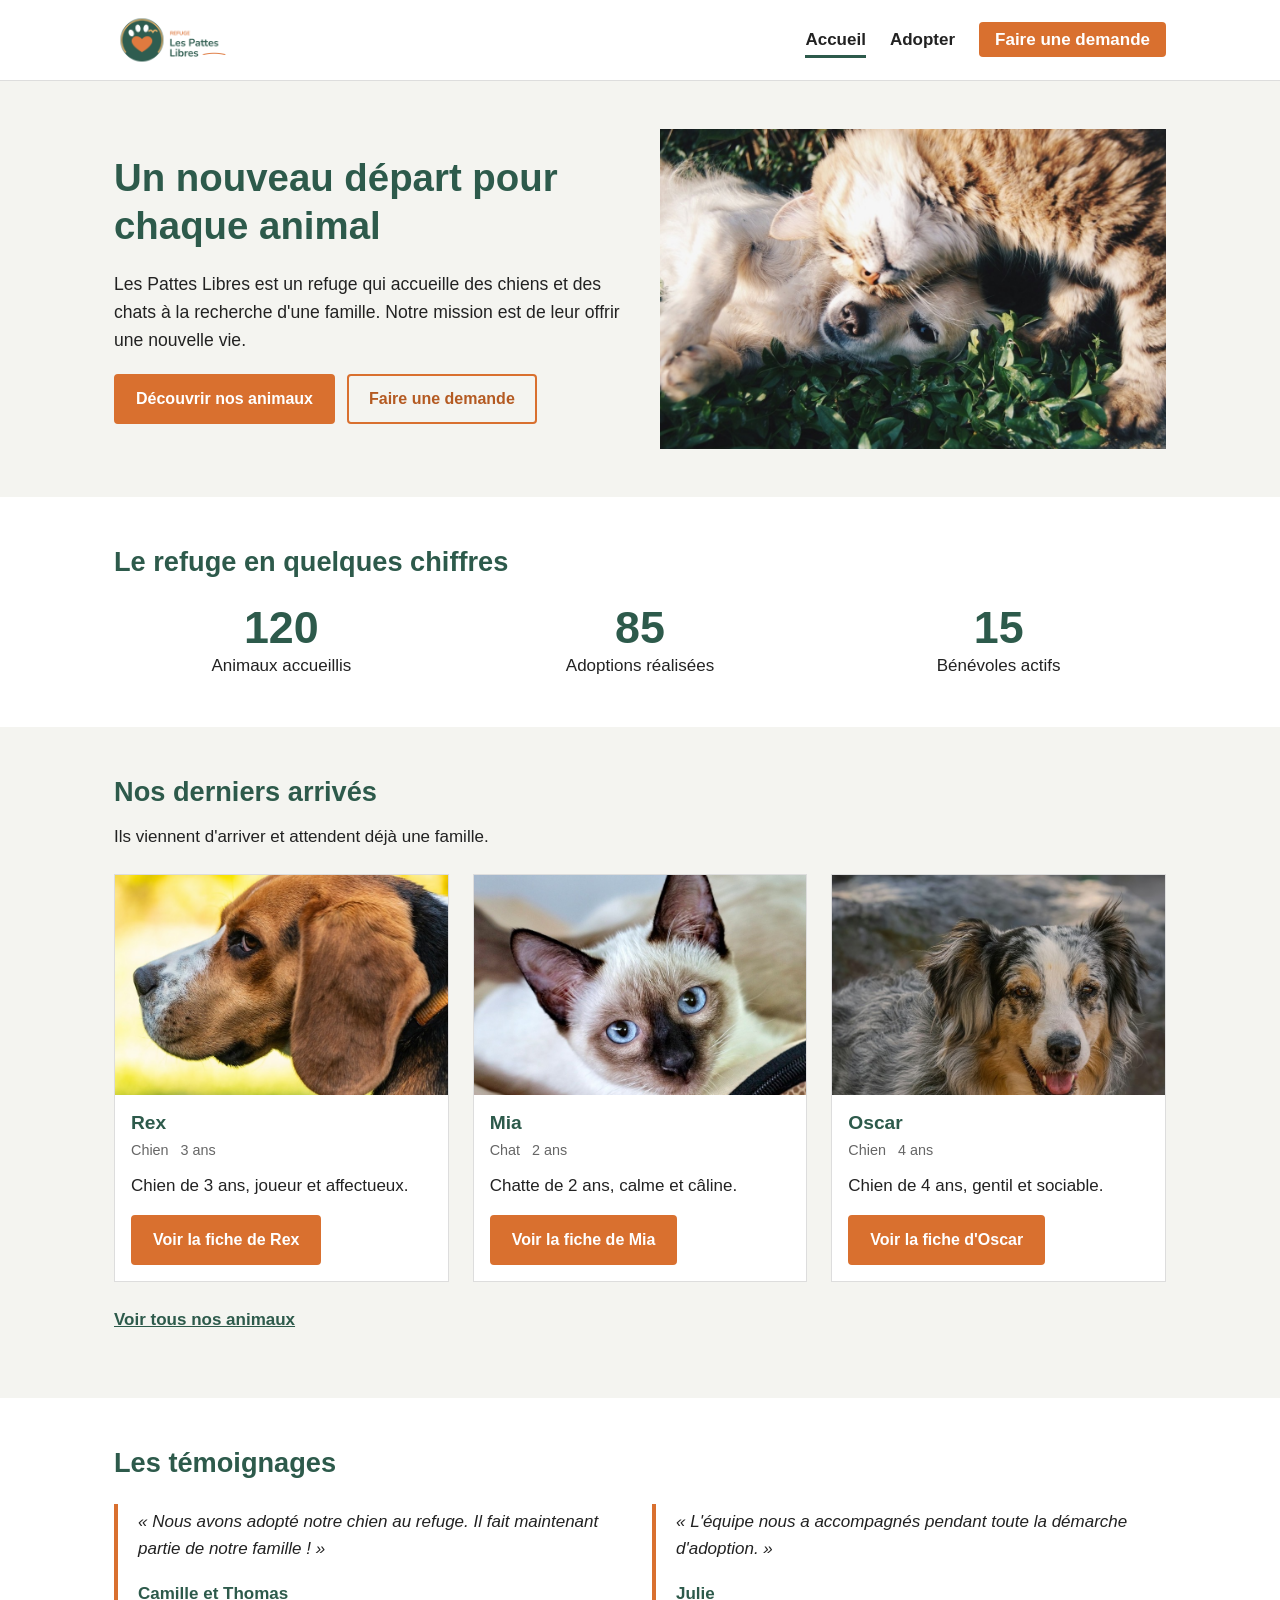
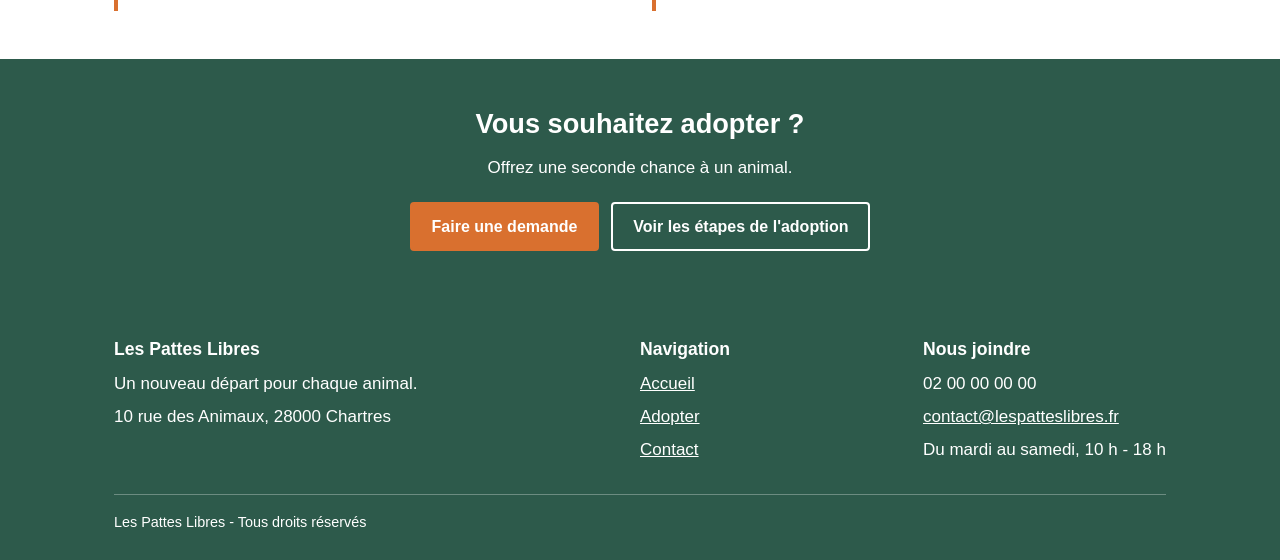
<file: index.html>
<!DOCTYPE html>
<html lang="fr">
<head>
    <meta charset="UTF-8">
    <meta name="viewport" content="width=device-width, initial-scale=1.0">
    <title>Accueil - Les Pattes Libres</title>
    <link rel="stylesheet" href="style.css">
</head>
<body>

    <a class="lien-evitement" href="#contenu">Aller au contenu</a>

    <header class="entete-site">
        <div class="barre">
            <a class="logo" href="index.html"><img src="ressources/logo.png" alt="Les Pattes Libres, refuge - retour à l'accueil"></a>
            <nav aria-label="Navigation principale">
                <ul class="menu">
                    <li><a href="index.html" aria-current="page">Accueil</a></li>
                    <li><a href="adopter.html">Adopter</a></li>
                    <li><a href="contact.html" class="menu-action">Faire une demande</a></li>
                </ul>
            </nav>
        </div>
    </header>

    <main id="contenu">

        <section class="bandeau" aria-labelledby="titre-accueil">
            <div class="conteneur bandeau-contenu">
                <div>
                    <h1 id="titre-accueil">Un nouveau départ pour chaque animal</h1>
                    <p class="accroche">
                        Les Pattes Libres est un refuge qui accueille des chiens
                        et des chats à la recherche d'une famille.
                        Notre mission est de leur offrir une nouvelle vie.
                    </p>
                    <div class="groupe-boutons">
                        <a class="bouton" href="adopter.html">Découvrir nos animaux</a>
                        <a class="bouton bouton-secondaire" href="contact.html">Faire une demande</a>
                    </div>
                </div>
                <div class="bandeau-image">
                    <img src="ressources/hero.jpg" alt="Un chat et un chiot jouent ensemble dans l'herbe">
                </div>
            </div>
        </section>

        <section class="bloc" aria-labelledby="titre-chiffres">
            <div class="conteneur">
                <div class="bloc-titre">
                    <h2 id="titre-chiffres">Le refuge en quelques chiffres</h2>
                </div>
                <ul class="chiffres">
                    <li><strong>120</strong> Animaux accueillis</li>
                    <li><strong>85</strong> Adoptions réalisées</li>
                    <li><strong>15</strong> Bénévoles actifs</li>
                </ul>
            </div>
        </section>

        <section class="bloc bloc-alt" aria-labelledby="titre-arrives">
            <div class="conteneur">
                <div class="bloc-titre">
                    <h2 id="titre-arrives">Nos derniers arrivés</h2>
                    <p>Ils viennent d'arriver et attendent déjà une famille.</p>
                </div>

                <ul class="grille-animaux">
                    <li>
                        <article class="fiche">
                            <img src="ressources/biscuit.jpg" alt="Photo de Rex, un beagle de profil">
                            <div class="fiche-corps">
                                <h3>Rex</h3>
                                <div class="etiquettes">
                                    <span class="etiquette etiquette-espece">Chien</span>
                                    <span class="etiquette">3 ans</span>
                                </div>
                                <p>Chien de 3 ans, joueur et affectueux.</p>
                                <a class="bouton" href="adopter.html">Voir la fiche de Rex</a>
                            </div>
                        </article>
                    </li>
                    <li>
                        <article class="fiche">
                            <img src="ressources/moka.jpg" alt="Photo de Mia, une chatte siamoise aux yeux bleus">
                            <div class="fiche-corps">
                                <h3>Mia</h3>
                                <div class="etiquettes">
                                    <span class="etiquette etiquette-espece">Chat</span>
                                    <span class="etiquette">2 ans</span>
                                </div>
                                <p>Chatte de 2 ans, calme et câline.</p>
                                <a class="bouton" href="adopter.html">Voir la fiche de Mia</a>
                            </div>
                        </article>
                    </li>
                    <li>
                        <article class="fiche">
                            <img src="ressources/nala.jpg" alt="Photo de Oscar, un berger australien">
                            <div class="fiche-corps">
                                <h3>Oscar</h3>
                                <div class="etiquettes">
                                    <span class="etiquette etiquette-espece">Chien</span>
                                    <span class="etiquette">4 ans</span>
                                </div>
                                <p>Chien de 4 ans, gentil et sociable.</p>
                                <a class="bouton" href="adopter.html">Voir la fiche d'Oscar</a>
                            </div>
                        </article>
                    </li>
                </ul>

                <p class="lien-suite"><a href="adopter.html">Voir tous nos animaux</a></p>
            </div>
        </section>

        <section class="bloc" aria-labelledby="titre-temoignages">
            <div class="conteneur">
                <div class="bloc-titre">
                    <h2 id="titre-temoignages">Les témoignages</h2>
                </div>
                <div class="temoignages">
                    <blockquote>
                        <p>« Nous avons adopté notre chien au refuge. Il fait maintenant partie de notre famille ! »</p>
                        <footer>Camille et Thomas</footer>
                    </blockquote>
                    <blockquote>
                        <p>« L'équipe nous a accompagnés pendant toute la démarche d'adoption. »</p>
                        <footer>Julie</footer>
                    </blockquote>
                </div>
            </div>
        </section>

        <section class="appel" aria-labelledby="titre-appel">
            <div class="conteneur">
                <h2 id="titre-appel">Vous souhaitez adopter ?</h2>
                <p>Offrez une seconde chance à un animal.</p>
                <div class="groupe-boutons">
                    <a class="bouton" href="contact.html">Faire une demande</a>
                    <a class="bouton bouton-secondaire" href="adopter.html">Voir les étapes de l'adoption</a>
                </div>
            </div>
        </section>

    </main>

    <footer class="pied-site">
        <div class="conteneur">
            <div class="pied-grille">
                <div>
                    <h2>Les Pattes Libres</h2>
                    <p>Un nouveau départ pour chaque animal.</p>
                    <p>10 rue des Animaux, 28000 Chartres</p>
                </div>
                <div>
                    <h2>Navigation</h2>
                    <ul>
                        <li><a href="index.html">Accueil</a></li>
                        <li><a href="adopter.html">Adopter</a></li>
                        <li><a href="contact.html">Contact</a></li>
                    </ul>
                </div>
                <div>
                    <h2>Nous joindre</h2>
                    <p>02 00 00 00 00</p>
                    <p><a href="mailto:contact@lespatteslibres.fr">contact@lespatteslibres.fr</a></p>
                    <p>Du mardi au samedi, 10 h - 18 h</p>
                </div>
            </div>
            <p class="mentions">Les Pattes Libres - Tous droits réservés</p>
        </div>
    </footer>

</body>
</html>
</file>
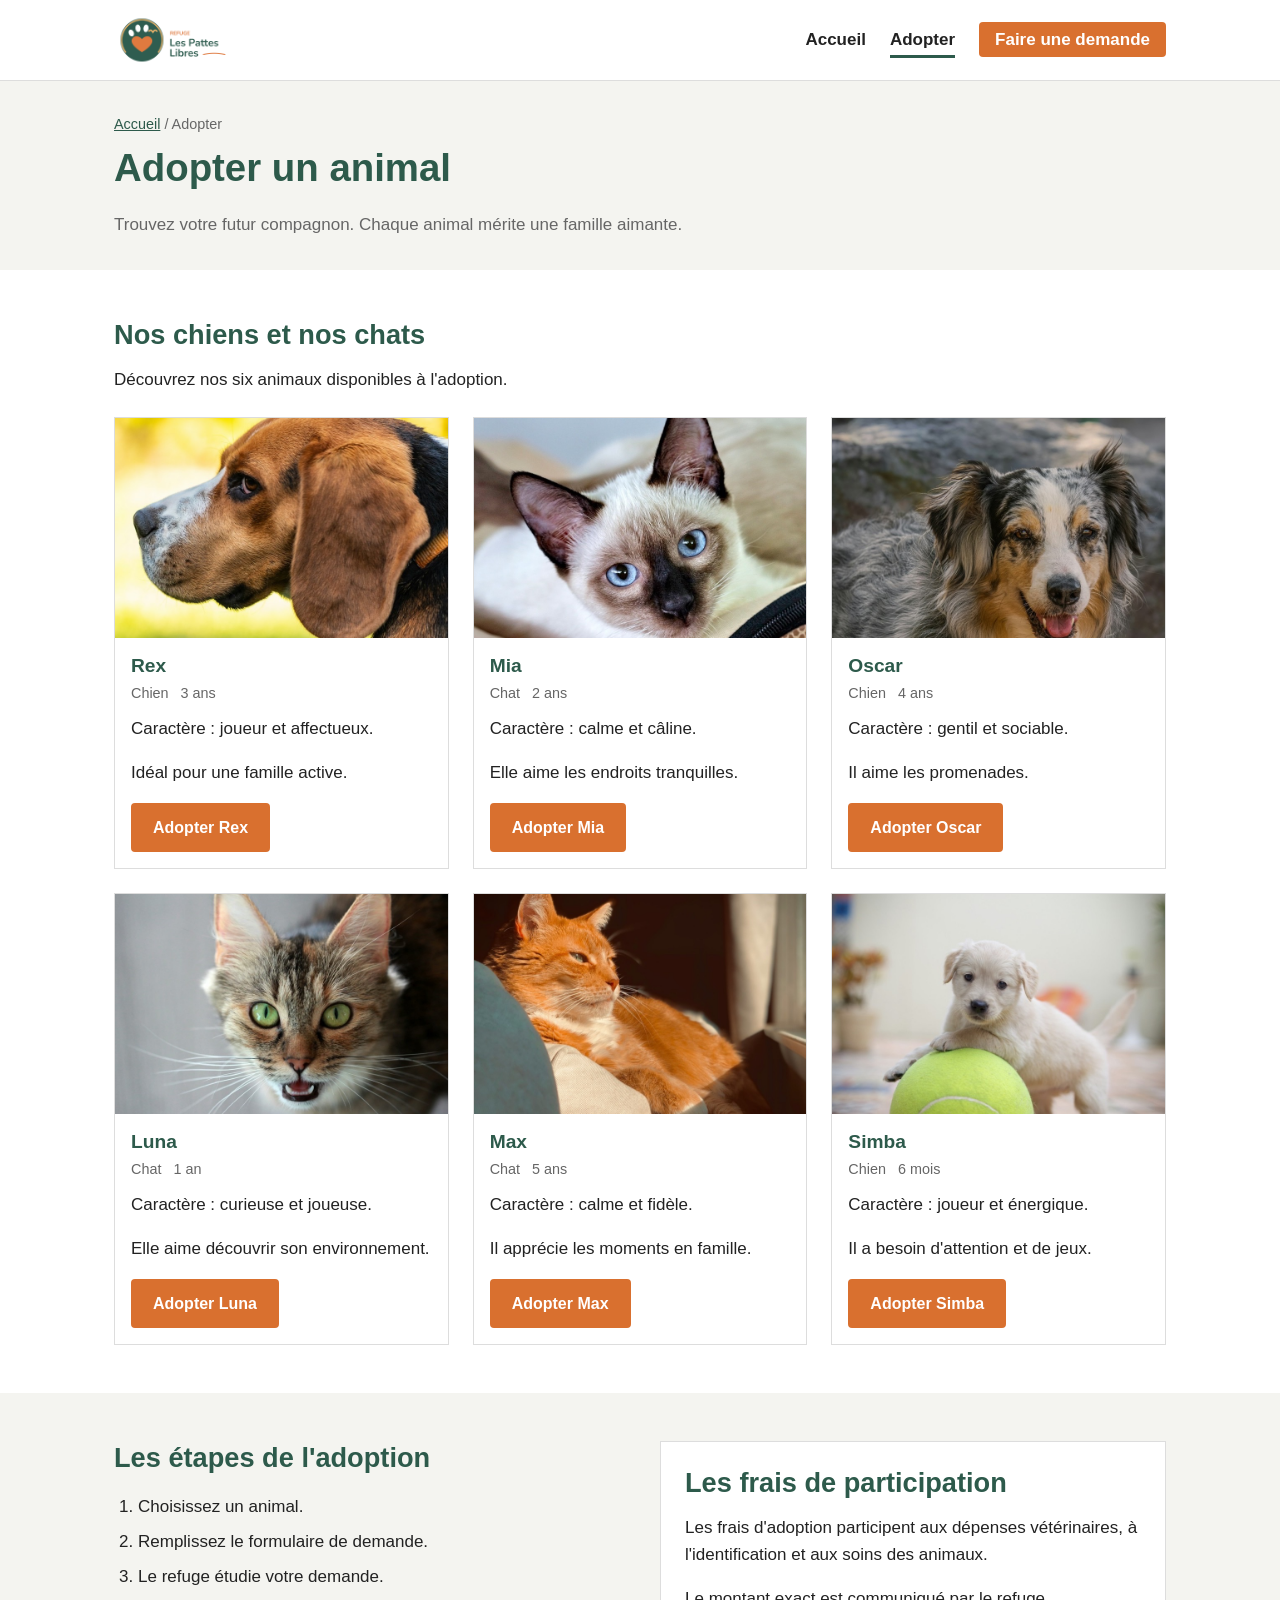
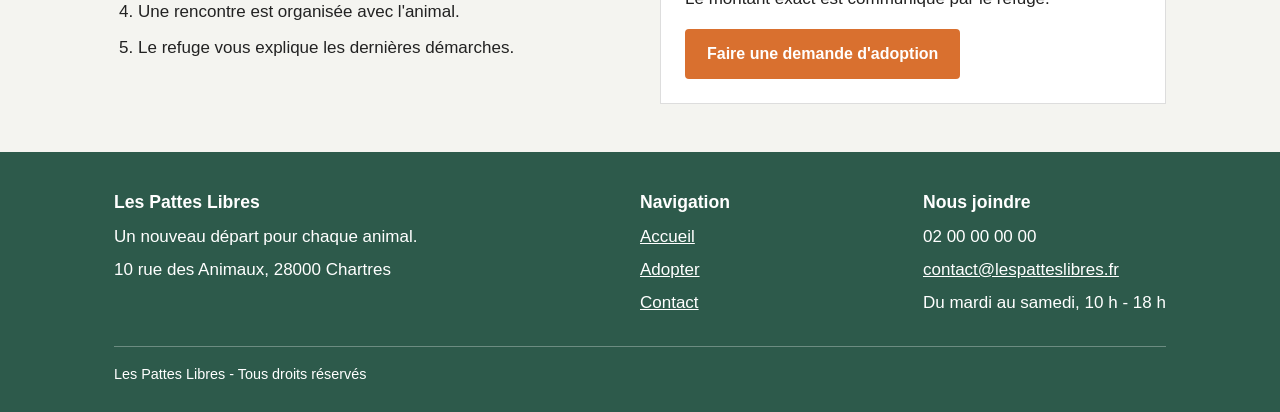
<file: adopter.html>
<!DOCTYPE html>
<html lang="fr">
<head>
    <meta charset="UTF-8">
    <meta name="viewport" content="width=device-width, initial-scale=1.0">
    <title>Adopter - Les Pattes Libres</title>
    <link rel="stylesheet" href="style.css">
</head>
<body>

    <a class="lien-evitement" href="#contenu">Aller au contenu</a>

    <header class="entete-site">
        <div class="barre">
            <a class="logo" href="index.html"><img src="ressources/logo.png" alt="Les Pattes Libres, refuge - retour à l'accueil"></a>
            <nav aria-label="Navigation principale">
                <ul class="menu">
                    <li><a href="index.html">Accueil</a></li>
                    <li><a href="adopter.html" aria-current="page">Adopter</a></li>
                    <li><a href="contact.html" class="menu-action">Faire une demande</a></li>
                </ul>
            </nav>
        </div>
    </header>

    <main id="contenu">

        <section class="bandeau bandeau-simple" aria-labelledby="titre-adopter">
            <div class="conteneur">
                <p class="fil-ariane"><a href="index.html">Accueil</a> / Adopter</p>
                <h1 id="titre-adopter">Adopter un animal</h1>
                <p>Trouvez votre futur compagnon. Chaque animal mérite une famille aimante.</p>
            </div>
        </section>

        <section class="bloc" aria-labelledby="titre-animaux">
            <div class="conteneur">
                <div class="bloc-titre">
                    <h2 id="titre-animaux">Nos chiens et nos chats</h2>
                    <p>Découvrez nos six animaux disponibles à l'adoption.</p>
                </div>

                <ul class="grille-animaux">
                    <li>
                        <article class="fiche">
                            <img src="ressources/biscuit.jpg" alt="Photo de Rex, un beagle de profil">
                            <div class="fiche-corps">
                                <h3>Rex</h3>
                                <div class="etiquettes">
                                    <span class="etiquette etiquette-espece">Chien</span>
                                    <span class="etiquette">3 ans</span>
                                </div>
                                <p>Caractère : joueur et affectueux.</p>
                                <p>Idéal pour une famille active.</p>
                                <a class="bouton" href="contact.html">Adopter Rex</a>
                            </div>
                        </article>
                    </li>
                    <li>
                        <article class="fiche">
                            <img src="ressources/moka.jpg" alt="Photo de Mia, une chatte siamoise aux yeux bleus">
                            <div class="fiche-corps">
                                <h3>Mia</h3>
                                <div class="etiquettes">
                                    <span class="etiquette etiquette-espece">Chat</span>
                                    <span class="etiquette">2 ans</span>
                                </div>
                                <p>Caractère : calme et câline.</p>
                                <p>Elle aime les endroits tranquilles.</p>
                                <a class="bouton" href="contact.html">Adopter Mia</a>
                            </div>
                        </article>
                    </li>
                    <li>
                        <article class="fiche">
                            <img src="ressources/nala.jpg" alt="Photo de Oscar, un berger australien">
                            <div class="fiche-corps">
                                <h3>Oscar</h3>
                                <div class="etiquettes">
                                    <span class="etiquette etiquette-espece">Chien</span>
                                    <span class="etiquette">4 ans</span>
                                </div>
                                <p>Caractère : gentil et sociable.</p>
                                <p>Il aime les promenades.</p>
                                <a class="bouton" href="contact.html">Adopter Oscar</a>
                            </div>
                        </article>
                    </li>
                    <li>
                        <article class="fiche">
                            <img src="ressources/pistache.jpg" alt="Photo de Luna, une chatte tigrée aux yeux verts">
                            <div class="fiche-corps">
                                <h3>Luna</h3>
                                <div class="etiquettes">
                                    <span class="etiquette etiquette-espece">Chat</span>
                                    <span class="etiquette">1 an</span>
                                </div>
                                <p>Caractère : curieuse et joueuse.</p>
                                <p>Elle aime découvrir son environnement.</p>
                                <a class="bouton" href="contact.html">Adopter Luna</a>
                            </div>
                        </article>
                    </li>
                    <li>
                        <article class="fiche">
                            <img src="ressources/gribouille.jpg" alt="Photo de Max, un chat roux allongé au soleil">
                            <div class="fiche-corps">
                                <h3>Max</h3>
                                <div class="etiquettes">
                                    <span class="etiquette etiquette-espece">Chat</span>
                                    <span class="etiquette">5 ans</span>
                                </div>
                                <p>Caractère : calme et fidèle.</p>
                                <p>Il apprécie les moments en famille.</p>
                                <a class="bouton" href="contact.html">Adopter Max</a>
                            </div>
                        </article>
                    </li>
                    <li>
                        <article class="fiche">
                            <img src="ressources/milo.jpg" alt="Photo de Simba, un chiot golden retriever avec une balle de tennis">
                            <div class="fiche-corps">
                                <h3>Simba</h3>
                                <div class="etiquettes">
                                    <span class="etiquette etiquette-espece">Chien</span>
                                    <span class="etiquette">6 mois</span>
                                </div>
                                <p>Caractère : joueur et énergique.</p>
                                <p>Il a besoin d'attention et de jeux.</p>
                                <a class="bouton" href="contact.html">Adopter Simba</a>
                            </div>
                        </article>
                    </li>
                </ul>
            </div>
        </section>

        <section class="bloc bloc-alt" aria-labelledby="titre-demarche">
            <div class="conteneur deux-colonnes">
                <div>
                    <h2 id="titre-demarche">Les étapes de l'adoption</h2>
                    <ol class="etapes">
                        <li>Choisissez un animal.</li>
                        <li>Remplissez le formulaire de demande.</li>
                        <li>Le refuge étudie votre demande.</li>
                        <li>Une rencontre est organisée avec l'animal.</li>
                        <li>Le refuge vous explique les dernières démarches.</li>
                    </ol>
                </div>
                <div class="encart">
                    <h2>Les frais de participation</h2>
                    <p>
                        Les frais d'adoption participent aux dépenses
                        vétérinaires, à l'identification et aux soins des animaux.
                    </p>
                    <p>Le montant exact est communiqué par le refuge.</p>
                    <a class="bouton" href="contact.html">Faire une demande d'adoption</a>
                </div>
            </div>
        </section>

    </main>

    <footer class="pied-site">
        <div class="conteneur">
            <div class="pied-grille">
                <div>
                    <h2>Les Pattes Libres</h2>
                    <p>Un nouveau départ pour chaque animal.</p>
                    <p>10 rue des Animaux, 28000 Chartres</p>
                </div>
                <div>
                    <h2>Navigation</h2>
                    <ul>
                        <li><a href="index.html">Accueil</a></li>
                        <li><a href="adopter.html">Adopter</a></li>
                        <li><a href="contact.html">Contact</a></li>
                    </ul>
                </div>
                <div>
                    <h2>Nous joindre</h2>
                    <p>02 00 00 00 00</p>
                    <p><a href="mailto:contact@lespatteslibres.fr">contact@lespatteslibres.fr</a></p>
                    <p>Du mardi au samedi, 10 h - 18 h</p>
                </div>
            </div>
            <p class="mentions">Les Pattes Libres - Tous droits réservés</p>
        </div>
    </footer>

</body>
</html>
</file>
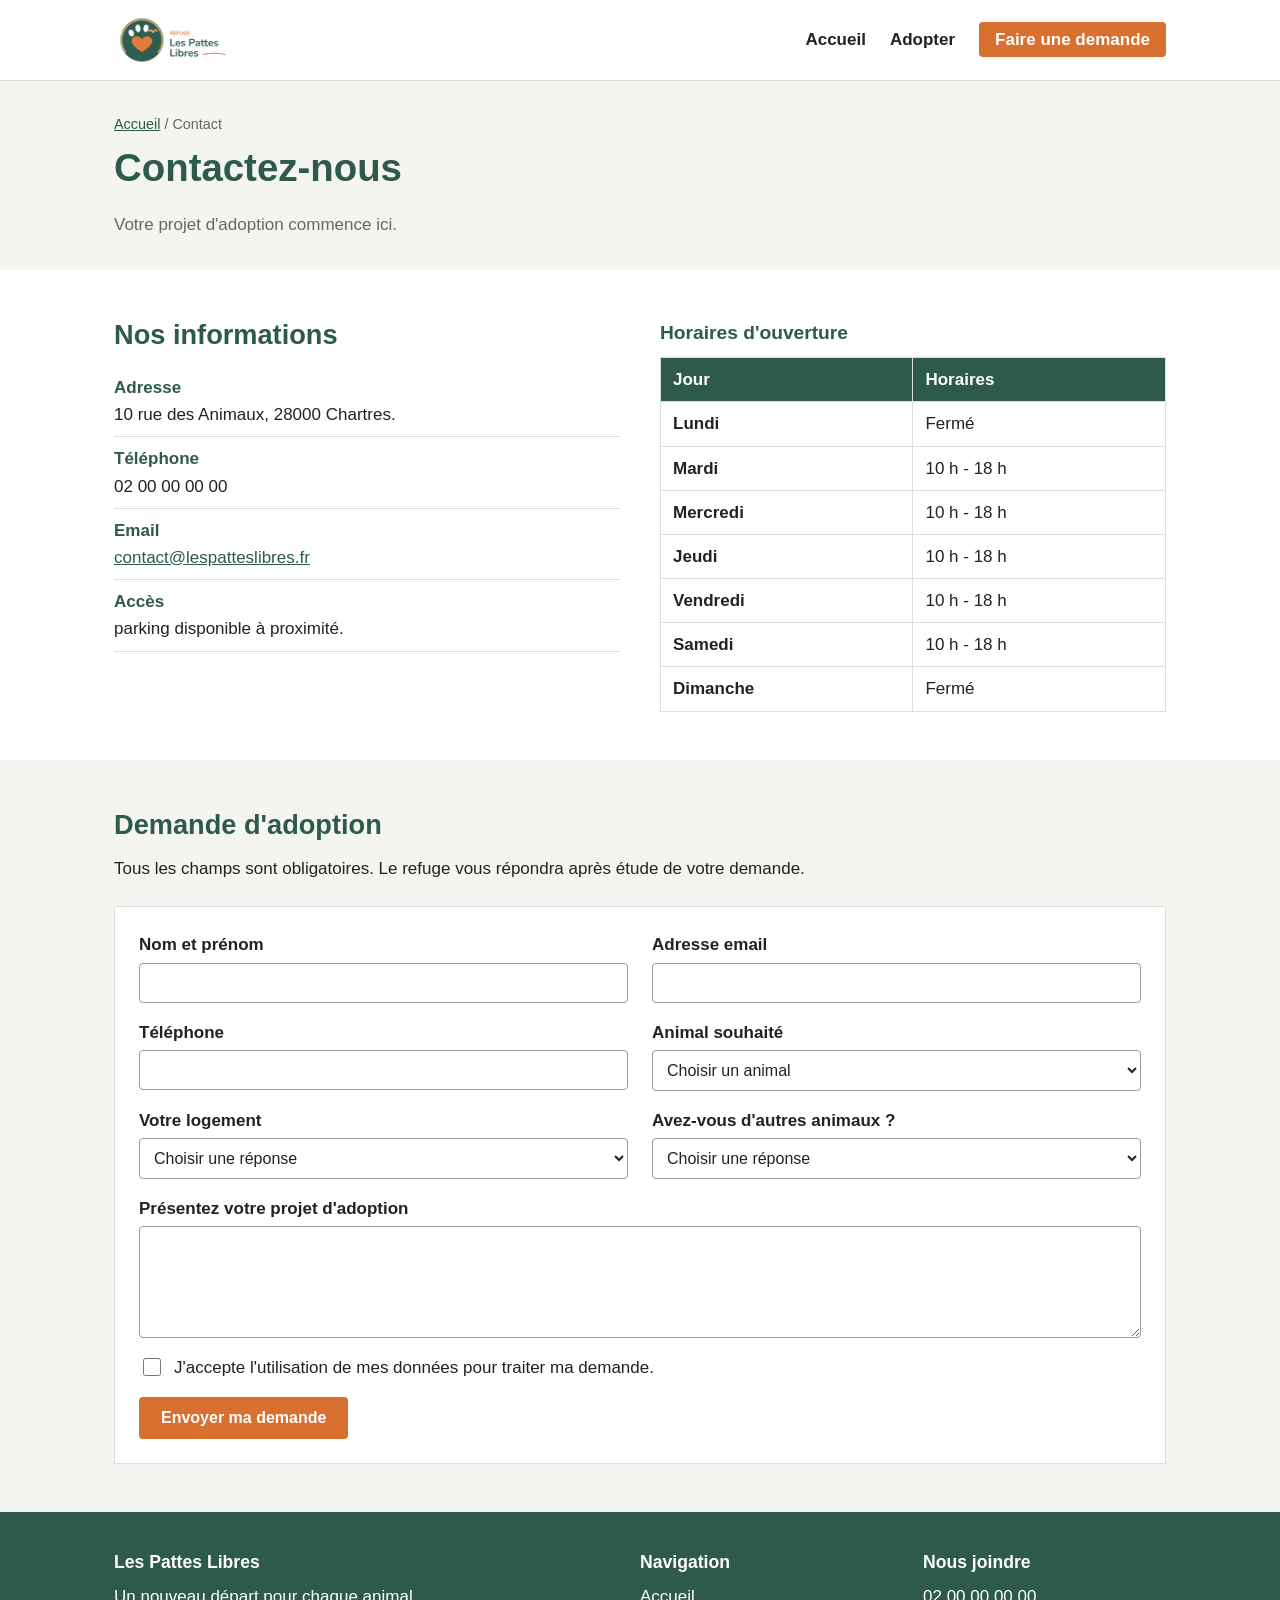
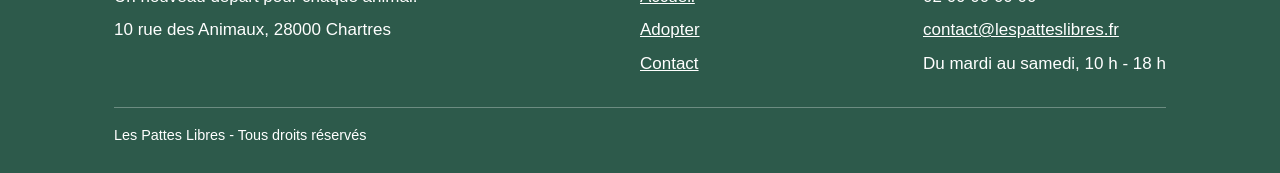
<file: contact.html>
<!doctype html>
<html lang="fr">
  <head>
    <meta charset="UTF-8" />
    <meta name="viewport" content="width=device-width, initial-scale=1.0" />
    <title>Contact - Les Pattes Libres</title>
    <link rel="stylesheet" href="style.css" />
  </head>
  <body>
    <a class="lien-evitement" href="#contenu">Aller au contenu</a>

    <header class="entete-site">
      <div class="barre">
        <a class="logo" href="index.html"
          ><img src="ressources/logo.png" alt="Les Pattes Libres, refuge - retour à l'accueil"
        /></a>
        <nav aria-label="Navigation principale">
          <ul class="menu">
            <li><a href="index.html">Accueil</a></li>
            <li><a href="adopter.html">Adopter</a></li>
            <li>
              <a href="contact.html" class="menu-action" aria-current="page">Faire une demande</a>
            </li>
          </ul>
        </nav>
      </div>
    </header>

    <main id="contenu">
      <section class="bandeau bandeau-simple" aria-labelledby="titre-contact">
        <div class="conteneur">
          <p class="fil-ariane"><a href="index.html">Accueil</a> / Contact</p>
          <h1 id="titre-contact">Contactez-nous</h1>
          <p>Votre projet d'adoption commence ici.</p>
        </div>
      </section>

      <section class="bloc" aria-labelledby="titre-infos">
        <div class="conteneur deux-colonnes">
          <div>
            <h2 id="titre-infos">Nos informations</h2>
            <ul class="coordonnees">
              <li><strong>Adresse</strong> 10 rue des Animaux, 28000 Chartres.</li>
              <li><strong>Téléphone</strong> 02 00 00 00 00</li>
              <li>
                <strong>Email</strong>
                <a href="mailto:contact@lespatteslibres.fr">contact@lespatteslibres.fr</a>
              </li>
              <li><strong>Accès</strong> parking disponible à proximité.</li>
            </ul>
          </div>

          <div>
            <table>
              <caption>
                Horaires d'ouverture
              </caption>
              <thead>
                <tr>
                  <th scope="col">Jour</th>
                  <th scope="col">Horaires</th>
                </tr>
              </thead>
              <tbody>
                <tr>
                  <th scope="row">Lundi</th>
                  <td>Fermé</td>
                </tr>
                <tr>
                  <th scope="row">Mardi</th>
                  <td>10 h - 18 h</td>
                </tr>
                <tr>
                  <th scope="row">Mercredi</th>
                  <td>10 h - 18 h</td>
                </tr>
                <tr>
                  <th scope="row">Jeudi</th>
                  <td>10 h - 18 h</td>
                </tr>
                <tr>
                  <th scope="row">Vendredi</th>
                  <td>10 h - 18 h</td>
                </tr>
                <tr>
                  <th scope="row">Samedi</th>
                  <td>10 h - 18 h</td>
                </tr>
                <tr>
                  <th scope="row">Dimanche</th>
                  <td>Fermé</td>
                </tr>
              </tbody>
            </table>
          </div>
        </div>
      </section>

      <section class="bloc bloc-alt" aria-labelledby="titre-formulaire">
        <div class="conteneur">
          <div class="bloc-titre">
            <h2 id="titre-formulaire">Demande d'adoption</h2>
            <p>
              Tous les champs sont obligatoires. Le refuge vous répondra après étude de votre
              demande.
            </p>
          </div>

          <form action="#" method="post">
            <div class="champ">
              <label for="nom">Nom et prénom</label>
              <input type="text" id="nom" name="nom" autocomplete="name" required />
            </div>

            <div class="champ">
              <label for="email">Adresse email</label>
              <input type="email" id="email" name="email" autocomplete="email" required />
            </div>

            <div class="champ">
              <label for="telephone">Téléphone</label>
              <input type="tel" id="telephone" name="telephone" autocomplete="tel" required />
            </div>

            <div class="champ">
              <label for="animal">Animal souhaité</label>
              <select id="animal" name="animal" required>
                <option value="">Choisir un animal</option>
                <option value="Rex">Rex</option>
                <option value="Mia">Mia</option>
                <option value="Oscar">Oscar</option>
                <option value="Luna">Luna</option>
                <option value="Max">Max</option>
                <option value="Simba">Simba</option>
              </select>
            </div>

            <div class="champ">
              <label for="logement">Votre logement</label>
              <select id="logement" name="logement" required>
                <option value="">Choisir une réponse</option>
                <option value="Appartement">Appartement</option>
                <option value="Maison">Maison</option>
                <option value="Autre">Autre</option>
              </select>
            </div>

            <div class="champ">
              <label for="autres">Avez-vous d'autres animaux ?</label>
              <select id="autres" name="autres" required>
                <option value="">Choisir une réponse</option>
                <option value="Oui">Oui</option>
                <option value="Non">Non</option>
              </select>
            </div>

            <div class="champ champ-large">
              <label for="projet">Présentez votre projet d'adoption</label>
              <textarea id="projet" name="projet" rows="5" required></textarea>
            </div>

            <div class="champ-large">
              <label class="accord" for="accord">
                <input type="checkbox" id="accord" name="accord" required />
                J'accepte l'utilisation de mes données pour traiter ma demande.
              </label>
            </div>

            <button type="submit">Envoyer ma demande</button>
          </form>
        </div>
      </section>
    </main>

    <footer class="pied-site">
      <div class="conteneur">
        <div class="pied-grille">
          <div>
            <h2>Les Pattes Libres</h2>
            <p>Un nouveau départ pour chaque animal.</p>
            <p>10 rue des Animaux, 28000 Chartres</p>
          </div>
          <div>
            <h2>Navigation</h2>
            <ul>
              <li><a href="index.html">Accueil</a></li>
              <li><a href="adopter.html">Adopter</a></li>
              <li><a href="contact.html">Contact</a></li>
            </ul>
          </div>
          <div>
            <h2>Nous joindre</h2>
            <p>02 00 00 00 00</p>
            <p><a href="mailto:contact@lespatteslibres.fr">contact@lespatteslibres.fr</a></p>
            <p>Du mardi au samedi, 10 h - 18 h</p>
          </div>
        </div>
        <p class="mentions">Les Pattes Libres - Tous droits réservés</p>
      </div>
    </footer>
  </body>
</html>
</file>
<file: style.css>
:root {
  --vert: #2d5a4b;
  --orange: #d9702f;
  --orange-fonce: #b45a22;
  --texte: #222222;
  --gris: #666666;
  --fond: #ffffff;
  --fond-clair: #f4f4f0;
  --bordure: #dddddd;
}

*,
*::before,
*::after {
  box-sizing: border-box;
}

body {
  margin: 0;
  font-family: 'Segoe UI', Tahoma, Geneva, Verdana, sans-serif;
  font-size: 17px;
  line-height: 1.6;
  color: var(--texte);
  background-color: var(--fond);
}

h1,
h2,
h3 {
  margin: 0 0 0.5em;
  line-height: 1.25;
  color: var(--vert);
}

h1 {
  font-size: 2.4rem;
}

h2 {
  font-size: 1.7rem;
}

h3 {
  font-size: 1.2rem;
}

p {
  margin: 0 0 1em;
}

a {
  color: var(--vert);
}

a:hover {
  color: var(--orange-fonce);
}

a:focus-visible,
button:focus-visible,
input:focus-visible,
select:focus-visible,
textarea:focus-visible,
iframe:focus-visible {
  outline: 3px solid var(--orange);
  outline-offset: 2px;
}

img {
  display: block;
  max-width: 100%;
}

.lien-evitement {
  position: absolute;
  left: 10px;
  top: -60px;
  background-color: var(--texte);
  color: #ffffff;
  padding: 10px 16px;
}

.lien-evitement:focus {
  top: 0;
  color: #ffffff;
}

.entete-site {
  border-bottom: 1px solid var(--bordure);
}

.barre {
  display: flex;
  align-items: center;
  justify-content: space-between;
  gap: 24px;
  max-width: 1100px;
  margin: 0 auto;
  padding: 12px 24px;
}

.logo img {
  height: 56px;
  width: auto;
}

.menu {
  display: flex;
  align-items: center;
  gap: 24px;
  list-style: none;
  margin: 0;
  padding: 0;
}

.menu a {
  color: var(--texte);
  font-weight: bold;
  text-decoration: none;
  padding: 6px 0;
  border-bottom: 3px solid transparent;
}

.menu a:hover {
  border-bottom-color: var(--bordure);
  color: var(--texte);
}

.menu a[aria-current='page'] {
  border-bottom-color: var(--vert);
}

.menu .menu-action {
  background-color: var(--orange);
  color: #ffffff;
  padding: 8px 16px;
  border: none;
  border-radius: 4px;
}

.menu .menu-action:hover {
  background-color: var(--orange-fonce);
  color: #ffffff;
}

.conteneur {
  max-width: 1100px;
  margin: 0 auto;
  padding: 0 24px;
}

.bandeau {
  background-color: var(--fond-clair);
  padding: 48px 0;
}

.bandeau-contenu {
  display: grid;
  grid-template-columns: 1fr 1fr;
  align-items: center;
  gap: 40px;
}

.bandeau-simple {
  padding: 32px 0;
}

.bandeau-simple p:last-child {
  margin-bottom: 0;
  color: var(--gris);
}

.fil-ariane {
  font-size: 0.9rem;
  color: var(--gris);
  margin-bottom: 8px;
}

.accroche {
  font-size: 1.1rem;
}

.bandeau-image img {
  width: 100%;
  height: 320px;
  object-fit: cover;
}

.groupe-boutons {
  display: flex;
  flex-wrap: wrap;
  gap: 12px;
  margin-top: 20px;
}

.bouton,
button {
  display: inline-block;
  padding: 10px 20px;
  border: 2px solid var(--orange);
  border-radius: 4px;
  background-color: var(--orange);
  color: #ffffff;
  font-family: Arial, Helvetica, sans-serif;
  font-size: 1rem;
  font-weight: bold;
  text-decoration: none;
  cursor: pointer;
}

.bouton:hover,
button:hover {
  background-color: var(--orange-fonce);
  border-color: var(--orange-fonce);
  color: #ffffff;
}

.bouton-secondaire {
  background-color: transparent;
  color: var(--orange-fonce);
}

.bouton-secondaire:hover {
  background-color: var(--orange);
  color: #ffffff;
}

.bloc {
  padding: 48px 0;
}

.bloc-alt {
  background-color: var(--fond-clair);
}

.bloc-titre {
  margin-bottom: 24px;
}

.chiffres {
  display: grid;
  grid-template-columns: repeat(3, 1fr);
  gap: 24px;
  list-style: none;
  margin: 0;
  padding: 0;
  text-align: center;
}

.chiffres strong {
  display: block;
  font-size: 2.8rem;
  line-height: 1.1;
  color: var(--vert);
}

.grille-animaux {
  display: grid;
  grid-template-columns: repeat(3, 1fr);
  gap: 24px;
  list-style: none;
  margin: 0;
  padding: 0;
}

.fiche {
  display: flex;
  flex-direction: column;
  height: 100%;
  background-color: var(--fond);
  border: 1px solid var(--bordure);
}

.fiche img {
  width: 100%;
  height: 220px;
  object-fit: cover;
}

.fiche-corps {
  display: flex;
  flex-direction: column;
  flex: 1;
  padding: 16px;
}

.fiche-corps h3 {
  margin-bottom: 4px;
}

.etiquettes {
  display: flex;
  gap: 12px;
  margin-bottom: 10px;
  color: var(--gris);
  font-size: 0.9rem;
}

.fiche-corps .bouton {
  margin-top: auto;
  align-self: flex-start;
}

.fiche-corps p:last-of-type {
  margin-bottom: 16px;
}

.lien-suite {
  margin-top: 24px;
  font-weight: bold;
}

.temoignages {
  display: grid;
  grid-template-columns: 1fr 1fr;
  gap: 24px;
}

.temoignages blockquote {
  margin: 0;
  padding: 4px 0 4px 20px;
  border-left: 4px solid var(--orange);
}

.temoignages p {
  font-style: italic;
}

.temoignages footer {
  font-weight: bold;
  color: var(--vert);
}

.appel {
  background-color: var(--vert);
  color: #ffffff;
  text-align: center;
  padding: 48px 0;
}

.appel h2 {
  color: #ffffff;
}

.appel .groupe-boutons {
  justify-content: center;
}

.appel .bouton-secondaire {
  color: #ffffff;
  border-color: #ffffff;
}

.appel .bouton-secondaire:hover {
  background-color: #ffffff;
  color: var(--vert);
}

.deux-colonnes {
  display: grid;
  grid-template-columns: 1fr 1fr;
  gap: 40px;
  align-items: start;
}

.encart {
  border: 1px solid var(--bordure);
  background-color: var(--fond);
  padding: 24px;
}

.encart h2 {
  margin-top: 0;
}

.etapes {
  margin: 0;
  padding-left: 24px;
}

.etapes li {
  padding: 4px 0;
}

.coordonnees {
  list-style: none;
  margin: 0;
  padding: 0;
}

.coordonnees li {
  padding: 8px 0;
  border-bottom: 1px solid var(--bordure);
}

.coordonnees strong {
  display: block;
  color: var(--vert);
}

table {
  width: 100%;
  border-collapse: collapse;
}

caption {
  text-align: left;
  font-size: 1.2rem;
  font-weight: bold;
  color: var(--vert);
  padding-bottom: 8px;
}

th,
td {
  text-align: left;
  padding: 8px 12px;
  border: 1px solid var(--bordure);
}

thead th {
  background-color: var(--vert);
  color: #ffffff;
}

.carte-acces iframe {
  width: 100%;
  height: 320px;
  border: 1px solid var(--bordure);
}

form {
  display: grid;
  grid-template-columns: 1fr 1fr;
  gap: 16px 24px;
  background-color: var(--fond);
  border: 1px solid var(--bordure);
  padding: 24px;
}

.champ {
  display: flex;
  flex-direction: column;
  gap: 4px;
}

.champ-large {
  grid-column: 1 / -1;
}

label {
  font-weight: bold;
}

input[type='text'],
input[type='email'],
input[type='tel'],
select,
textarea {
  width: 100%;
  padding: 10px;
  border: 1px solid #999999;
  border-radius: 4px;
  background-color: #ffffff;
  color: var(--texte);
  font-family: Arial, Helvetica, sans-serif;
  font-size: 1rem;
}

.accord {
  display: flex;
  align-items: flex-start;
  gap: 10px;
  font-weight: normal;
}

.accord input {
  width: 18px;
  height: 18px;
  margin-top: 4px;
  accent-color: var(--vert);
}

form button {
  justify-self: start;
}

.pied-site {
  background-color: var(--vert);
  color: #ffffff;
  padding: 40px 0 20px;
}

.pied-grille {
  display: grid;
  grid-template-columns: 2fr 1fr 1fr;
  gap: 40px;
}

.pied-site h2 {
  font-size: 1.1rem;
  color: #ffffff;
}

.pied-site a {
  color: #ffffff;
}

.pied-site ul {
  list-style: none;
  margin: 0;
  padding: 0;
}

.pied-site li,
.pied-site p {
  margin-bottom: 6px;
}

.mentions {
  margin-top: 24px;
  padding-top: 16px;
  border-top: 1px solid rgba(255, 255, 255, 0.3);
  font-size: 0.9rem;
}
</file>
